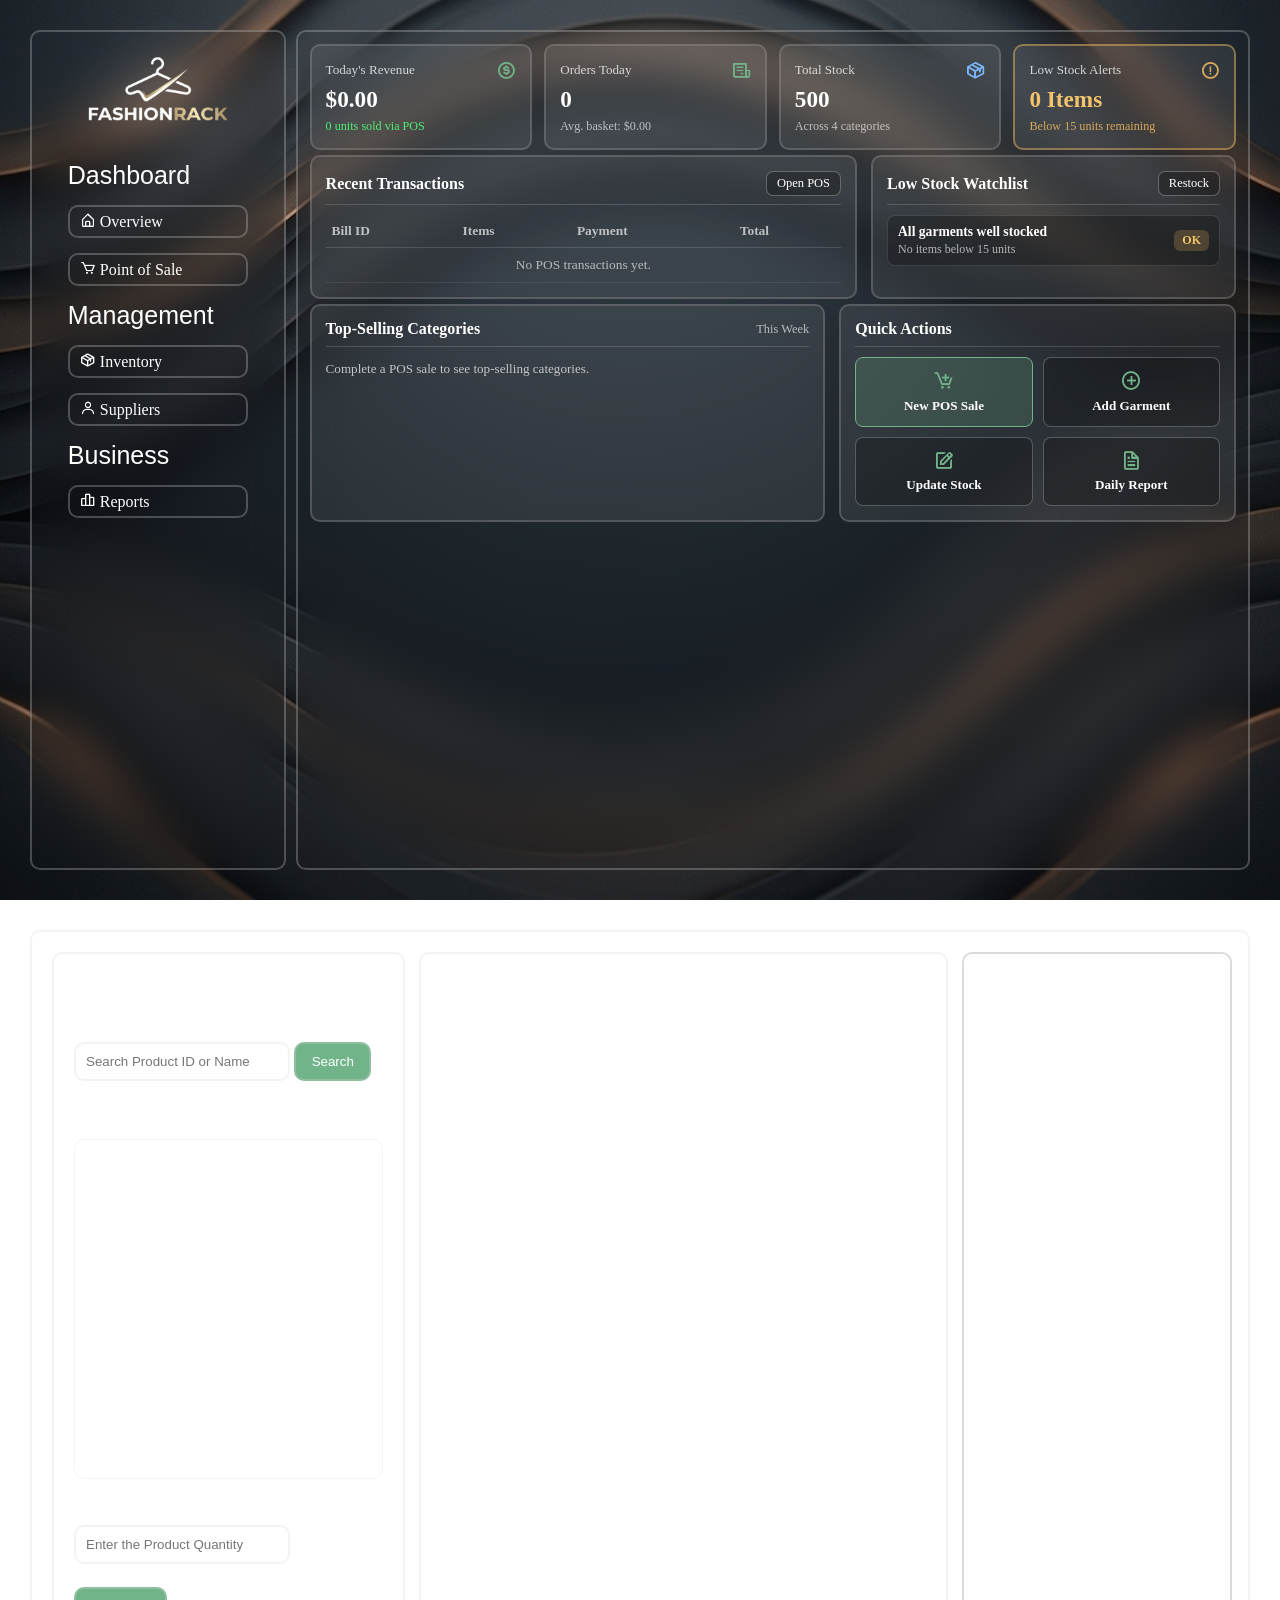
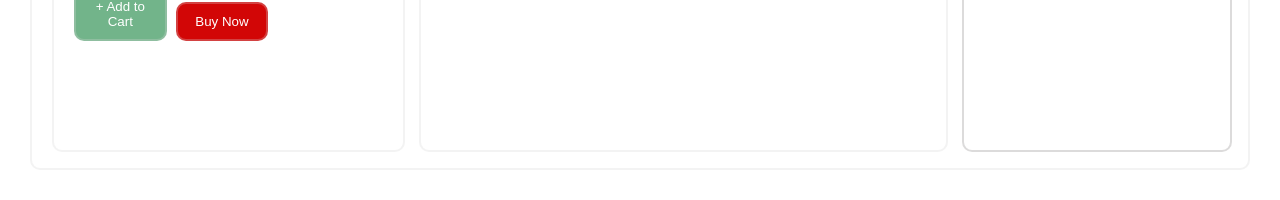
<file: index.html>
<!DOCTYPE html>
<html lang="en">

<head>
    <meta charset="UTF-8">
    <meta name="viewport" content="width=device-width, initial-scale=1.0">
    <link rel="icon" type="image/png" href="assets/logof.png">
    <title>FashionRack | Dashboard</title>
    <link rel="stylesheet" href="css/style.css">
    <link rel="stylesheet" href="css/inventory.css">
    <link href='https://unpkg.com/boxicons@2.1.4/css/boxicons.min.css' rel='stylesheet'>
</head>

<body>
    <section id="main-section">
        <div class="main">
            <div class="left-container">
                <div class="img-container">
                    <img src="assets/logof.png" alt="" class="logo">
                </div>

                <div class="list-container">
                    <ul>
                        <li><span class="heading">Dashboard</span></li>
                        <li><a href="index.html"><i class='bx bx-home-alt'></i> Overview</a></li>
                        <li></i><a href="#inventory-section"><i class='bx bx-cart'></i> Point of Sale</a></li>

                        <li><span class="heading">Management</span></li>
                        <li><a href="inventory.html"><i class='bx bx-package'></i> Inventory</a></li>
                        <li><a href="supplier.html"><i class='bx bx-user'></i> Suppliers</a></li>

                        <li><span class="heading">Business</span></li>
                        <li><a href="reports.html"><i class='bx bx-bar-chart-alt-2'></i> Reports</a></li>

                    </ul>
                </div>
            </div>

            <div class="right-container overview-layout">

                <div class="kpi-grid">
                    <div class="kpi-card">
                        <div class="kpi-header">
                            <span class="kpi-label">Today's Revenue</span>
                            <i class='bx bx-dollar-circle kpi-icon green'></i>
                        </div>
                        <h2 class="kpi-value" id="kpi-revenue">$0.00</h2>
                        <span class="kpi-trend positive" id="kpi-revenue-sub">0 units sold via POS</span>
                    </div>

                    <div class="kpi-card">
                        <div class="kpi-header">
                            <span class="kpi-label">Orders Today</span>
                            <i class='bx bx-receipt kpi-icon green'></i>
                        </div>
                        <h2 class="kpi-value" id="kpi-orders">0</h2>
                        <span class="kpi-trend neutral" id="kpi-orders-sub">Avg. basket: $0.00</span>
                    </div>

                    <div class="kpi-card">
                        <div class="kpi-header">
                            <span class="kpi-label">Total Stock</span>
                            <i class='bx bx-package kpi-icon blue'></i>
                        </div>
                        <h2 class="kpi-value" id="kpi-stock">0</h2>
                        <span class="kpi-trend neutral" id="kpi-stock-sub">Across 0 categories</span>
                    </div>

                    <div class="kpi-card alert-border">
                        <div class="kpi-header">
                            <span class="kpi-label">Low Stock Alerts</span>
                            <i class='bx bx-error-circle kpi-icon amber'></i>
                        </div>
                        <h2 class="kpi-value warning-text" id="kpi-low-stock">0 Items</h2>
                        <span class="kpi-trend warning" id="kpi-low-stock-sub">Below 15 units remaining</span>
                    </div>
                </div>

                <!-- Middle Row: Recent Sales Table (Left) + Low Stock Watchlist (Right) -->
                <div class="overview-mid-grid">
                    <div class="glass-panel">
                        <div class="panel-header">
                            <h3 class="panel-title">Recent Transactions</h3>
                            <a href="index.html#inventory-section" class="panel-link" id="open-pos-link">Open POS</a>
                        </div>

                        <div class="table-wrapper">
                            <table class="overview-table">
                                <thead>
                                    <tr>
                                        <th>Bill ID</th>
                                        <th>Items</th>
                                        <th>Payment</th>
                                        <th>Total</th>
                                    </tr>
                                </thead>
                                <tbody id="recent-sales-body"></tbody>
                            </table>
                        </div>
                    </div>

                    <div class="glass-panel">
                        <div class="panel-header">
                            <h3 class="panel-title">Low Stock Watchlist</h3>
                            <a href="inventory.html" class="panel-link" id="restock-link">Restock</a>
                        </div>

                        <div class="watchlist-container" id="low-stock-list"></div>
                    </div>
                </div>

                <!-- Bottom Row: Top Categories + Quick Actions -->
                <div class="overview-bottom-grid">
                    <div class="glass-panel">
                        <div class="panel-header">
                            <h3 class="panel-title">Top-Selling Categories</h3>
                            <span class="panel-sub" id="top-categories-sub">This Week</span>
                        </div>

                        <div class="category-bars" id="top-categories-bars"></div>
                    </div>

                    <div class="glass-panel quick-actions-panel">
                        <div class="panel-header">
                            <h3 class="panel-title">Quick Actions</h3>
                        </div>

                        <div class="quick-actions-grid" id="quick-actions-grid">
                            <a href="index.html#inventory-section" class="action-tile primary-tile" id="qa-new-sale">
                                <i class='bx bx-cart-add'></i>
                                <span>New POS Sale</span>
                            </a>

                            <a href="inventory.html" class="action-tile" id="qa-add-garment">
                                <i class='bx bx-plus-circle'></i>
                                <span>Add Garment</span>
                            </a>

                            <a href="inventory.html" class="action-tile" id="qa-update-stock">
                                <i class='bx bx-edit'></i>
                                <span>Update Stock</span>
                            </a>

                            <a href="reports.html" class="action-tile" id="qa-daily-report">
                                <i class='bx bx-file'></i>
                                <span>Daily Report</span>
                            </a>
                        </div>
                    </div>
                </div>

            </div>

        </div>
    </section>

    <section id="inventory-section">
        <div class="pos-system">
            <div class="searching-container">
                <div class="search-input-container">
                    <div>
                        <label for="">Product ID or Name : </label>
                        <br>
                        <input type="text" class="search-input" placeholder="Search Product ID or Name" id="searchtxt">
                        <input type="submit" value="Search" class="search-btn">
                    </div>
                </div>

                <div class="temp-product-container">

                </div>

                <div class="btn-container">
                    <input type="text" class="search-input" placeholder="Enter the Product Quantity"
                        id="product-cart-qty">
                    <br><br>
                    <button class="btn-add-cart" onclick="addToCart()">+ Add to Cart</button>
                    <button class="btn-buy-now" onclick="buyNow()">Buy Now</button>

                </div>

            </div>

            <div class="addcart-container">


            </div>

            <div class="bill-container">

            </div>

        </div>
    </section>

    <script src="js/app.js"></script>
</body>

</html>
</file>
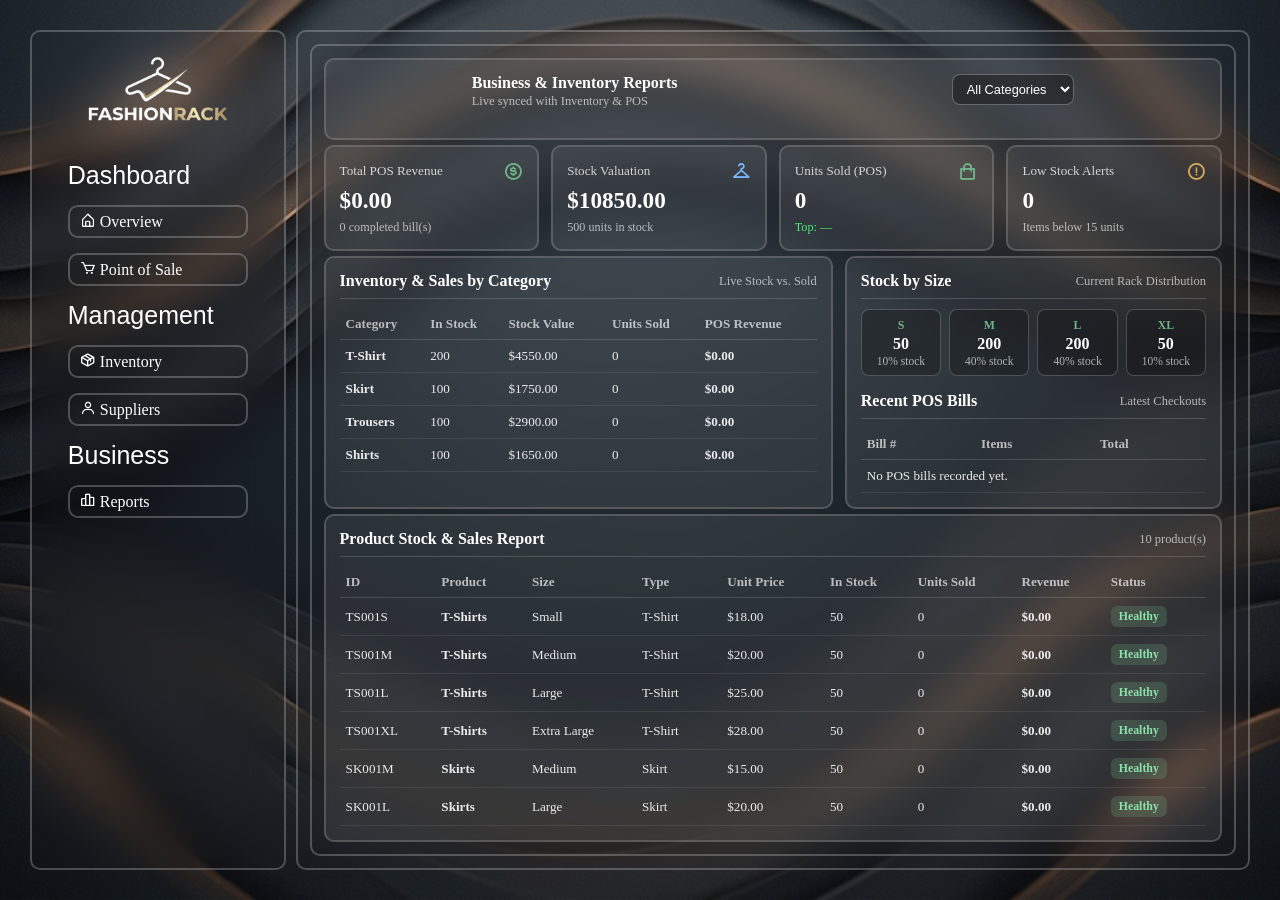
<file: reports.html>
<!DOCTYPE html>
<html lang="en">

<head>
    <meta charset="UTF-8">
    <meta name="viewport" content="width=device-width, initial-scale=1.0">
    <link rel="icon" type="image/png" href="assets/logof.png">
    <title>FashionRack | Reports</title>
    <link rel="stylesheet" href="css/report.css">
    <link rel="stylesheet" href="css/style.css">
    <link rel="stylesheet" href="css/inventory.css">
    <link href='https://unpkg.com/boxicons@2.1.4/css/boxicons.min.css' rel='stylesheet'>

</head>

<body>
    <section id="main-section">
        <div class="main">
            <div class="left-container">
                <div class="img-container">
                    <img src="assets/logof.png" alt="" class="logo">
                </div>

                <div class="list-container">
                    <ul>
                        <li><span class="heading">Dashboard</span></li>
                        <li><a href="index.html"><i class='bx bx-home-alt'></i> Overview</a></li>
                        <li></i><a href="#inventory-section"><i class='bx bx-cart'></i> Point of Sale</a></li>

                        <li><span class="heading">Management</span></li>
                        <li><a href="inventory.html"><i class='bx bx-package'></i> Inventory</a></li>
                        <li><a href="supplier.html"><i class='bx bx-user'></i> Suppliers</a></li>

                        <li><span class="heading">Business</span></li>
                        <li><a href="reports.html"><i class='bx bx-bar-chart-alt-2'></i> Reports</a></li>
                        

                    </ul>
                </div>
            </div>

            <div class="right-container reports-layout">
                <div class="right-container reports-layout">

                    <!-- Top Toolbar -->
                    <div class="glass-panel report-toolbar">
                        <div class="toolbar-left">
                            <h3 class="panel-title">Business &amp; Inventory Reports</h3>
                            <span class="panel-sub" id="report-sync-label">Live synced with Inventory &amp; POS</span>
                        </div>

                        <div class="toolbar-controls">
                            <select id="report-category-filter" class="toolbar-select">
                                <option value="all" selected>All Categories</option>
                                <option value="T-Shirt">T-Shirts</option>
                                <option value="Skirt">Skirts</option>
                                <option value="Trousers">Trousers</option>
                                <option value="Shirts">Shirts</option>
                            </select>

                            <!-- <button type="button" class="export-btn" id="print-report-btn">
                                <i class='bx bx-printer'></i> Print
                            </button> -->
                            <!-- <button type="button" class="export-btn primary-export" id="export-csv-btn">
                                <i class='bx bx-download'></i> Export CSV
                            </button> -->
                        </div>
                    </div>

                    <!-- 4 Live KPI Cards -->
                    <div class="report-kpi-grid">
                        <div class="kpi-card">
                            <div class="kpi-header">
                                <span class="kpi-label">Total POS Revenue</span>
                                <i class='bx bx-dollar-circle kpi-icon green'></i>
                            </div>
                            <h2 class="kpi-value green-text" id="rep-total-revenue">$0.00</h2>
                            <span class="kpi-trend neutral" id="rep-total-orders">0 completed bills</span>
                        </div>

                        <div class="kpi-card">
                            <div class="kpi-header">
                                <span class="kpi-label">Stock Valuation</span>
                                <i class='bx bx-closet kpi-icon blue'></i>
                            </div>
                            <h2 class="kpi-value" id="rep-stock-valuation">$0.00</h2>
                            <span class="kpi-trend neutral" id="rep-total-units">0 units in stock</span>
                        </div>

                        <div class="kpi-card">
                            <div class="kpi-header">
                                <span class="kpi-label">Units Sold (POS)</span>
                                <i class='bx bx-shopping-bag kpi-icon green'></i>
                            </div>
                            <h2 class="kpi-value" id="rep-units-sold">0</h2>
                            <span class="kpi-trend positive" id="rep-top-seller">Top: —</span>
                        </div>

                        <div class="kpi-card">
                            <div class="kpi-header">
                                <span class="kpi-label">Low Stock Alerts</span>
                                <i class='bx bx-error-circle kpi-icon amber'></i>
                            </div>
                            <h2 class="kpi-value" id="rep-low-stock">0</h2>
                            <span class="kpi-trend neutral">Items below 15 units</span>
                        </div>
                    </div>

                    <!-- Middle Split: Category Breakdown + Size Demand & Recent Bills -->
                    <div class="reports-mid-grid">
                        <div class="glass-panel">
                            <div class="panel-header">
                                <h3 class="panel-title">Inventory &amp; Sales by Category</h3>
                                <span class="panel-sub">Live Stock vs. Sold</span>
                            </div>

                            <div class="table-wrapper">
                                <table class="report-table">
                                    <thead>
                                        <tr>
                                            <th>Category</th>
                                            <th>In Stock</th>
                                            <th>Stock Value</th>
                                            <th>Units Sold</th>
                                            <th>POS Revenue</th>
                                        </tr>
                                    </thead>
                                    <tbody id="rep-category-body"></tbody>
                                </table>
                            </div>
                        </div>

                        <div class="glass-panel">
                            <div class="panel-header">
                                <h3 class="panel-title">Stock by Size</h3>
                                <span class="panel-sub">Current Rack Distribution</span>
                            </div>

                            <div class="size-pills-grid" id="rep-size-grid"></div>

                            <div class="panel-header" style="margin-top: 6px;">
                                <h3 class="panel-title">Recent POS Bills</h3>
                                <span class="panel-sub">Latest Checkouts</span>
                            </div>

                            <div class="table-wrapper">
                                <table class="report-table">
                                    <thead>
                                        <tr>
                                            <th>Bill #</th>
                                            <th>Items</th>
                                            <th>Total</th>
                                        </tr>
                                    </thead>
                                    <tbody id="rep-bills-body"></tbody>
                                </table>
                            </div>
                        </div>
                    </div>

                    <!-- Bottom Panel: Live Product Stock & Movement Table -->
                    <div class="glass-panel">
                        <div class="panel-header">
                            <h3 class="panel-title">Product Stock &amp; Sales Report</h3>
                            <span class="panel-sub" id="rep-product-count">0 products</span>
                        </div>

                        <div class="table-wrapper">
                            <table class="report-table">
                                <thead>
                                    <tr>
                                        <th>ID</th>
                                        <th>Product</th>
                                        <th>Size</th>
                                        <th>Type</th>
                                        <th>Unit Price</th>
                                        <th>In Stock</th>
                                        <th>Units Sold</th>
                                        <th>Revenue</th>
                                        <th>Status</th>
                                    </tr>
                                </thead>
                                <tbody id="rep-products-body"></tbody>
                            </table>
                        </div>
                    </div>

                </div>


            </div>
    </section>
<script src="js/app.js"></script>
</body>

</html>
</file>
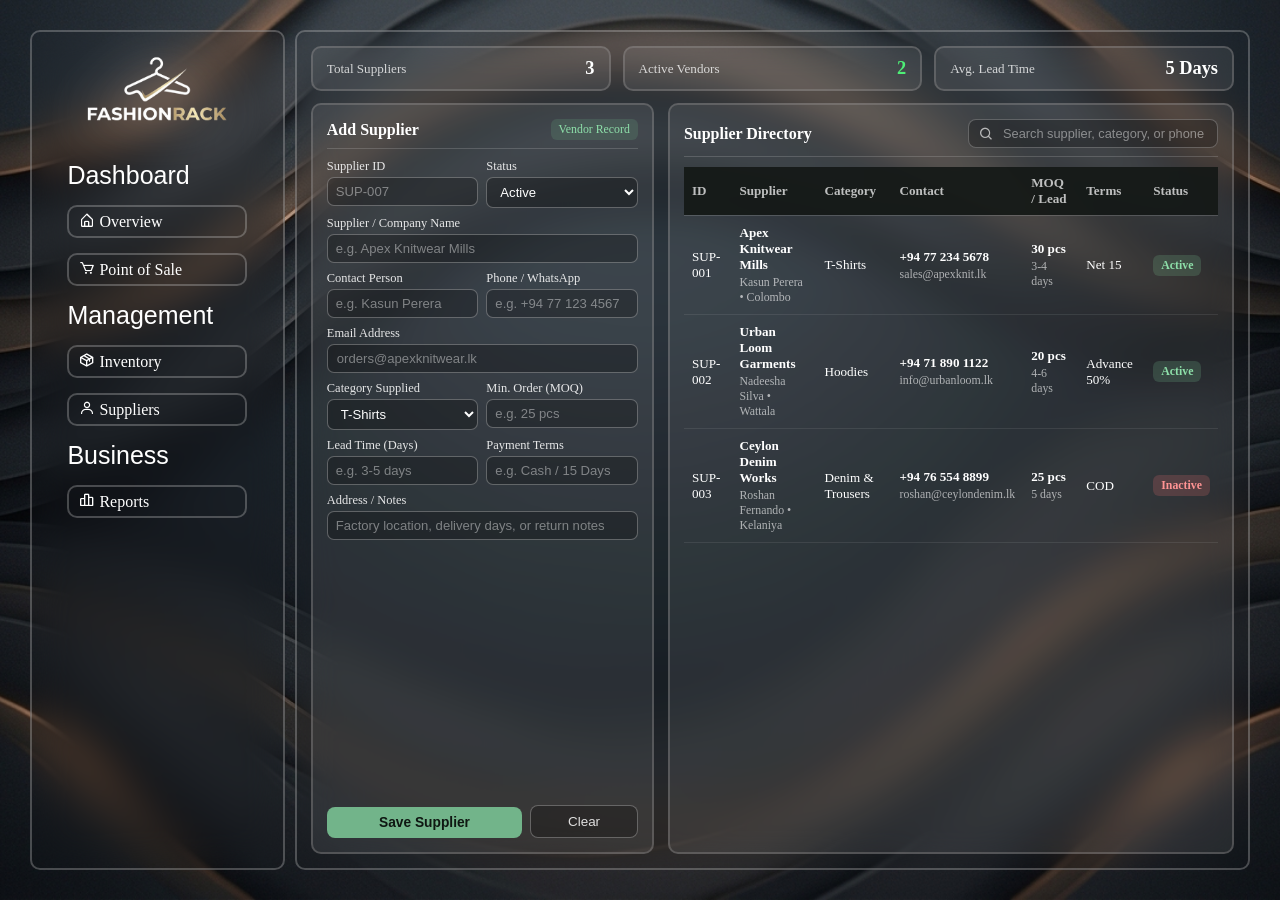
<file: supplier.html>
<!DOCTYPE html>
<html lang="en">

<head>
    <meta charset="UTF-8">
    <meta name="viewport" content="width=device-width, initial-scale=1.0">
    <title>FashionRack | Suppliers</title>
    <link rel="icon" type="image/png" href="assets/logof.png">
    <link rel="stylesheet" href="css/inventory.css">
    <link rel="stylesheet" href="css/style.css">
    <link rel="stylesheet" href="css/supplier.css">
    <link href='https://unpkg.com/boxicons@2.1.4/css/boxicons.min.css' rel='stylesheet'>
</head>

<body>
    <section id="main-section">
        <div class="main">
            <div class="left-container">
                <div class="img-container">
                    <img src="assets/logof.png" alt="" class="logo">
                </div>

                <div class="list-container">
                    <ul>
                        <li><span class="heading">Dashboard</span></li>
                        <li><a href="index.html"><i class='bx bx-home-alt'></i> Overview</a></li>
                        <li><a href="index.html#inventory-section"><i class='bx bx-cart'></i> Point of Sale</a></li>

                        <li><span class="heading">Management</span></li>
                        <li><a href="inventory.html"><i class='bx bx-package'></i> Inventory</a></li>
                        <li><a href="supplier.html"><i class='bx bx-user'></i> Suppliers</a></li>

                        <li><span class="heading">Business</span></li>
                        <li><a href="reports.html"><i class='bx bx-bar-chart-alt-2'></i> Reports</a></li>
                        

                    </ul>
                </div>
            </div>

            <div class="right-container suppliers-layout">

                <!-- Top Summary Strip -->
                <div class="supplier-stats-grid">
                    <div class="stat-box">
                        <span class="stat-label">Total Suppliers</span>
                        <strong class="stat-value" id="total-suppliers">6</strong>
                    </div>
                    <div class="stat-box">
                        <span class="stat-label">Active Vendors</span>
                        <strong class="stat-value green-text" id="active-suppliers">5</strong>
                    </div>
                    <div class="stat-box">
                        <span class="stat-label">Avg. Lead Time</span>
                        <strong class="stat-value" id="avg-lead-time">4 Days</strong>
                    </div>
                </div>

                <!-- Main Split: Add/Edit Supplier Form + Supplier Directory -->
                <div class="suppliers-main-grid">

                    <!-- Left Panel: Supplier Form -->
                    <div class="glass-panel supplier-form-panel">
                        <div class="panel-header">
                            <h3 class="panel-title">Add Supplier</h3>
                            <span class="panel-badge">Vendor Record</span>
                        </div>

                        <form action="" class="supplier-form" id="supplier-form">
                            <div class="form-grid">
                                <div class="form-group">
                                    <label for="sup-id">Supplier ID</label>
                                    <input type="text" id="sup-id" placeholder="SUP-007">
                                </div>

                                <div class="form-group">
                                    <label for="sup-status">Status</label>
                                    <select id="sup-status" class="form-select">
                                        <option value="Active">Active</option>
                                        <option value="Inactive">Inactive</option>
                                    </select>
                                </div>

                                <div class="form-group full-span">
                                    <label for="sup-name">Supplier / Company Name</label>
                                    <input type="text" id="sup-name" placeholder="e.g. Apex Knitwear Mills" required>
                                </div>

                                <div class="form-group">
                                    <label for="sup-contact">Contact Person</label>
                                    <input type="text" id="sup-contact" placeholder="e.g. Kasun Perera">
                                </div>

                                <div class="form-group">
                                    <label for="sup-phone">Phone / WhatsApp</label>
                                    <input type="text" id="sup-phone" placeholder="e.g. +94 77 123 4567" required>
                                </div>

                                <div class="form-group full-span">
                                    <label for="sup-email">Email Address</label>
                                    <input type="email" id="sup-email" placeholder="orders@apexknitwear.lk">
                                </div>

                                <div class="form-group">
                                    <label for="sup-category">Category Supplied</label>
                                    <select id="sup-category" class="form-select">
                                        <option value="T-Shirts">T-Shirts</option>
                                        <option value="Hoodies">Hoodies &amp; Sweatshirts</option>
                                        <option value="Denim & Trousers">Denim &amp; Trousers</option>
                                        <option value="Accessories">Accessories &amp; Bags</option>
                                        <option value="Raw Fabric & Trim">Raw Fabric &amp; Trim</option>
                                    </select>
                                </div>

                                <div class="form-group">
                                    <label for="sup-moq">Min. Order (MOQ)</label>
                                    <input type="text" id="sup-moq" placeholder="e.g. 25 pcs">
                                </div>

                                <div class="form-group">
                                    <label for="sup-lead">Lead Time (Days)</label>
                                    <input type="text" id="sup-lead" placeholder="e.g. 3-5 days">
                                </div>

                                <div class="form-group">
                                    <label for="sup-terms">Payment Terms</label>
                                    <input type="text" id="sup-terms" placeholder="e.g. Cash / 15 Days">
                                </div>

                                <div class="form-group full-span">
                                    <label for="sup-address">Address / Notes</label>
                                    <input type="text" id="sup-address"
                                        placeholder="Factory location, delivery days, or return notes">
                                </div>
                            </div>

                            <div class="form-actions">
                                <button type="submit" class="submit-btn btn-add">Save Supplier</button>
                                <button type="reset" class="reset-btn">Clear</button>
                            </div>
                        </form>
                    </div>

                    <!-- Right Panel: Search & Suppliers Table -->
                    <div class="glass-panel supplier-list-panel">
                        <div class="panel-header">
                            <h3 class="panel-title">Supplier Directory</h3>
                            <div class="search-box">
                                <i class='bx bx-search'></i>
                                <input type="text" id="supplier-search"
                                    placeholder="Search supplier, category, or phone...">
                            </div>
                        </div>

                        <div class="table-wrapper">
                            <table class="suppliers-table">
                                <thead>
                                    <tr>
                                        <th>ID</th>
                                        <th>Supplier</th>
                                        <th>Category</th>
                                        <th>Contact</th>
                                        <th>MOQ / Lead</th>
                                        <th>Terms</th>
                                        <th>Status</th>
                                    </tr>
                                </thead>
                                <tbody id="suppliers-table-body">
                                    <tr>
                                        <td>SUP-001</td>
                                        <td>
                                            <div class="cell-stack">
                                                <span class="cell-primary">Apex Knitwear Mills</span>
                                                <span class="cell-sub">Kasun Perera • Colombo</span>
                                            </div>
                                        </td>
                                        <td>T-Shirts</td>
                                        <td>
                                            <div class="cell-stack">
                                                <span class="cell-primary">+94 77 234 5678</span>
                                                <span class="cell-sub">sales@apexknit.lk</span>
                                            </div>
                                        </td>
                                        <td>
                                            <div class="cell-stack">
                                                <span class="cell-primary">30 pcs</span>
                                                <span class="cell-sub">3-4 days</span>
                                            </div>
                                        </td>
                                        <td>Net 15</td>
                                        <td><span class="status-badge active">Active</span></td>
                                    </tr>
                                    <tr>
                                        <td>SUP-002</td>
                                        <td>
                                            <div class="cell-stack">
                                                <span class="cell-primary">Urban Loom Garments</span>
                                                <span class="cell-sub">Nadeesha Silva • Wattala</span>
                                            </div>
                                        </td>
                                        <td>Hoodies</td>
                                        <td>
                                            <div class="cell-stack">
                                                <span class="cell-primary">+94 71 890 1122</span>
                                                <span class="cell-sub">info@urbanloom.lk</span>
                                            </div>
                                        </td>
                                        <td>
                                            <div class="cell-stack">
                                                <span class="cell-primary">20 pcs</span>
                                                <span class="cell-sub">4-6 days</span>
                                            </div>
                                        </td>
                                        <td>Advance 50%</td>
                                        <td><span class="status-badge active">Active</span></td>
                                    </tr>
                                    <tr>
                                        <td>SUP-003</td>
                                        <td>
                                            <div class="cell-stack">
                                                <span class="cell-primary">Ceylon Denim Works</span>
                                                <span class="cell-sub">Roshan Fernando • Kelaniya</span>
                                            </div>
                                        </td>
                                        <td>Denim &amp; Trousers</td>
                                        <td>
                                            <div class="cell-stack">
                                                <span class="cell-primary">+94 76 554 8899</span>
                                                <span class="cell-sub">roshan@ceylondenim.lk</span>
                                            </div>
                                        </td>
                                        <td>
                                            <div class="cell-stack">
                                                <span class="cell-primary">25 pcs</span>
                                                <span class="cell-sub">5 days</span>
                                            </div>
                                        </td>
                                        <td>COD</td>
                                        <td><span class="status-badge inactive">Inactive</span></td>
                                    </tr>
                                </tbody>
                            </table>
                        </div>
                    </div>

                </div>
            </div>

        </div>
    </section>

    <script src="js/app.js"></script>
</body>

</html>
</file>
<file: css/style.css>
* {
    box-sizing: border-box;
}

body{
    margin: 0;
    background-image: url('background.jpg');
    background-size: cover;
    background-position: center;
    background-repeat: no-repeat;
    background-attachment: fixed;
    min-height: 100vh;
}

.main {
    display: flex;
    flex-direction: row;
    gap: 10px;
    width: 100%;
    height: calc(100vh - 60px);
}

.left-container {
    border: 2px solid rgba(215, 214, 214, 0.292);
    flex: 1;
    height: 100%;
    border-radius: 10px;
    padding: 10px;
    backdrop-filter: blur(20px);
    display: flex;
    flex-direction: column;
    align-items: center; /* optional: vertically centers items */
    gap: 12px;           /* optional: space between items */
    flex-wrap: wrap;
}

.right-container {
    border: 2px solid rgba(215, 214, 214, 0.292);
    flex: 4;
    height: 100%;
    border-radius: 10px;
    padding: 10px;
    display: flex;
    flex-direction: column;
    gap: 5px;
    backdrop-filter: blur(20px);
    min-width: 0;
}

.logo {
    margin: 0;
    height: 100px;
    margin-bottom: 3px;
    filter: drop-shadow(0 0 30px #ffffffa9);
}



.list-container ul {
    list-style: none;
    padding: 0;
    margin: 0;
    text-align: left;
    color: white;
}

.list-container li {
    margin-bottom: 15px;
}

.heading{
    font-size: 25px;
    font-family: 'Franklin Gothic Medium', 'Arial Narrow', Arial, sans-serif;
}

a{
    display: block;
    width: 180px; /* adjust to fit your longest menu label */
    color: white;
    text-decoration: none;
    padding: 5px 10px 5px 10px;
    border: 2px solid rgba(215, 214, 214, 0.292);
    border-radius: 10px;
    transition: 0.7s;

}

a:hover{
    background-color: #72B48A;
    transition: 0.5s;
    transform: translateX(4px);
}

section {
    width: 100%;
    padding: 30px; /* moves outer spacing to the section wrapper */
}

.pos-system {
    display: grid;
    grid-template-rows: 1fr;
    grid-template-columns: 30% 45% 23%; /* searching: 30%, addcart: 48%, bill: 20% */
    column-gap: 14px;
    width: 100%;
    height: calc(100vh - 60px); /* fixed height so percentage rows work reliably */
    padding: 20px;
    border: 2px solid rgba(215, 214, 214, 0.292);
    border-radius: 10px;
    backdrop-filter: blur(20px);
    color: white;
}

.searching-container,
.addcart-container,
.bill-container {
    width: 100%;
    height: 100%; /* fills its assigned grid row height */
    border: 2px solid rgba(155, 153, 153, 0.35);
    border-radius: 10px;
    background: rgba(255, 255, 255, 0.08);
    padding: 12px;
    min-width: 0;
    min-height: 0;
}

.searching-container {
    display: flex;
    align-items: center;
    gap: 10px;
}

/* Horizontal scroll track for displaying products */
.addcart-container {
    display: flex;
    flex-direction: row;
    align-items: stretch; /* keeps every product card inside at the exact same height */
    gap: 14px;
    overflow-x: auto;
    overflow-y: hidden;
    scroll-behavior: smooth;
}

/* Optional: uniform card styling inside .addcart-container */
.pos-product-card {
    flex: 0 0 220px;
    height: 100%;
    display: flex;
    flex-direction: column;
    justify-content: space-between;
    padding: 10px;
    border: 1px solid rgba(215, 214, 214, 0.28);
    border-radius: 8px;
    background: rgba(0, 0, 0, 0.25);
}

.bill-container {
    display: flex;
    align-items: center;
    justify-content: space-between;
    gap: 12px;
    overflow-y: auto;
}

.addcart-container {
    display: grid;
    grid-template-columns: repeat(auto-fill, minmax(240px, 280px)); /* arranges products horizontally across rows */
    justify-content: start;
    align-content: start;   /* prevents rows from stretching vertically */
    align-items: stretch;   /* keeps cards in the same row at equal height */
    gap: 16px;
    width: 100%;
    height: 100%;           /* or set a fixed/max height like max-height: 460px; */
    padding: 16px;
    border: 2px solid rgba(215, 214, 214, 0.292);
    border-radius: 10px;
    background: rgba(255, 255, 255, 0.08);
    backdrop-filter: blur(20px);
    overflow-y: auto;       /* vertical scroll when rows exceed container height */
    overflow-x: hidden;     /* avoids horizontal scrollbar */
    color: white;
}

.addcart-container .product-container {
    display: flex;
    flex-direction: column;
    justify-content: space-between;
    padding: 12px;
    border: 2px solid rgba(155, 153, 153, 0.405);
    border-radius: 10px;
    height: 430px;          /* uniform card height across every product */
    width: 100%;
    gap: 12px;
    background: rgba(255, 255, 255, 0.116);
    backdrop-filter: blur(20px);
    overflow: hidden;
    overflow-wrap: break-word;
}

.addcart-container .product-img-container {
    flex: 0 0 165px;        /* fixed upper image box height */
    width: 100%;
    display: flex;
    justify-content: center;
    align-items: center;
    border-radius: 8px;
    padding: 10px;
    overflow: hidden;
    background: rgba(255, 255, 255, 0.116);
}

.addcart-container .product-img {
    max-width: 100%;
    max-height: 100%;
    width: auto;
    height: auto;
    object-fit: contain;
    border-radius: 6px;
}

.addcart-container .product-detail-container {
    flex: 1;
    min-height: 0;
    width: 100%;
    display: flex;
    flex-direction: column;
    gap: 6px;
    text-align: left;
}

.addcart-container .product-title {
    margin: 0;
    font-size: 1.05rem;
    font-weight: 600;
    color: #ffffff;
}

.addcart-container .product-price {
    margin: 0;
    font-size: 1.15rem;
    font-weight: 700;
    color: #4eee76;
}

.addcart-container .product-desc {
    margin: 0;
    font-size: 0.88rem;
    line-height: 1.4;
    color: rgba(255, 255, 255, 0.82);
    overflow-y: auto;       /* scrolls inside description if text is long */
    overflow-wrap: anywhere;
    padding-right: 4px;
}

.addcart-container .product-qty {
    font-size: 0.82rem;
    font-weight: 500;
    color: rgba(255, 255, 255, 0.7);
}

.searching-container{
    display: grid;
    grid-template-columns: 1fr;
    grid-template-rows: 20% 45% 23%; /* searching: 30%, addcart: 48%, bill: 20% */
    row-gap: 14px;
    width: 100%;
    height: calc(100vh - 100px); /* fixed height so percentage rows work reliably */
    padding: 20px;
    border: 2px solid rgba(215, 214, 214, 0.292);
    border-radius: 10px;
    backdrop-filter: blur(20px);
    color: white;
}

.search-input{
    margin-top: 5px;
    border: 2px solid rgba(215, 214, 214, 0.292);
    border-radius: 10px;
    background: rgba(255, 255, 255, 0.08);
    backdrop-filter: blur(20px);
    color: white;
    padding: 10px;
    width: 70%;
    outline: none;
    transition: border-color 0.25s ease, background-color 0.25s ease;
}

.search-btn{
    margin-top: 5px;
    border: 2px solid rgba(215, 214, 214, 0.292);
    border-radius: 10px;
    background: #72B48A;
    color: white;
    padding: 10px;
    cursor: pointer;
    width: 25%;
}

.search-input-containerinput[type="text"]::placeholder {
    color: rgba(255, 255, 255, 0.42);
}

.search-btn:hover {
    background-color: #083619;
    transition: 0.5s;
    transform: translateX(2px);
}

.temp-product-container{
    border: 1px solid rgba(215, 214, 214, 0.28);
    height: 100%;
    border-radius: 10px;
}

.btn-add-cart{
    margin-top: 5px;
    border: 2px solid rgba(215, 214, 214, 0.292);
    border-radius: 10px;
    background: #72B48A;
    color: white;
    padding: 10px;
    cursor: pointer;
    width: 30%;
    margin-right: 5px;
    transition: 0.5s;
}

.btn-buy-now{
    margin-top: 5px;
    border: 2px solid rgba(215, 214, 214, 0.292);
    border-radius: 10px;
    background: #d20606;
    color: white;
    padding: 10px;
    cursor: pointer;
    width: 30%;
    transition: 0.5s;
}

.btn-buy-now:hover {
    transform: translateX(2px);
    background-color: rgb(107, 4, 4);
}

.btn-add-cart:hover {
    transform: translateX(2px);
    background: #083619;
}


.overview-layout {
    display: grid;
    grid-template-rows: auto 1fr auto;
    gap: 14px;
    padding: 14px;
    overflow-y: auto;
    color: white;
}

/* Top Row: 4 KPI Cards */
.kpi-grid {
    display: grid;
    grid-template-columns: repeat(4, minmax(160px, 1fr));
    gap: 12px;
}

.kpi-card {
    display: flex;
    flex-direction: column;
    justify-content: space-between;
    gap: 6px;
    padding: 14px;
    border-radius: 10px;
    border: 2px solid rgba(155, 153, 153, 0.35);
    background: rgba(255, 255, 255, 0.08);
    backdrop-filter: blur(20px);
}

.kpi-card.alert-border {
    border-color: rgba(214, 168, 90, 0.55);
}

.kpi-header {
    display: flex;
    justify-content: space-between;
    align-items: center;
}

.kpi-label {
    font-size: 0.82rem;
    color: rgba(255, 255, 255, 0.78);
    font-weight: 500;
}

.kpi-icon {
    font-size: 1.25rem;
}

.kpi-icon.green { color: #72B48A; }
.kpi-icon.blue  { color: #7cb8ff; }
.kpi-icon.amber { color: #d6a85a; }

.kpi-value {
    margin: 0;
    font-size: 1.45rem;
    font-weight: 700;
    color: #ffffff;
}

.kpi-value.warning-text {
    color: #f3c46b;
}

.kpi-trend {
    font-size: 0.76rem;
}

.kpi-trend.positive { color: #4eee76; }
.kpi-trend.neutral  { color: rgba(255, 255, 255, 0.65); }
.kpi-trend.warning  { color: #d6a85a; }

/* Middle Row: Transactions (1.5fr) + Low Stock (1fr) */
.overview-mid-grid {
    display: grid;
    grid-template-columns: 1.5fr 1fr;
    gap: 14px;
    min-height: 0;
}

/* Bottom Row: Categories (1.3fr) + Quick Actions (1fr) */
.overview-bottom-grid {
    display: grid;
    grid-template-columns: 1.3fr 1fr;
    gap: 14px;
}

.glass-panel {
    display: flex;
    flex-direction: column;
    gap: 10px;
    padding: 14px;
    border-radius: 10px;
    border: 2px solid rgba(155, 153, 153, 0.35);
    background: rgba(255, 255, 255, 0.08);
    backdrop-filter: blur(20px);
    min-height: 0;
    min-width: 0;
}

.panel-header {
    display: flex;
    justify-content: space-between;
    align-items: center;
    border-bottom: 1px solid rgba(215, 214, 214, 0.2);
    padding-bottom: 8px;
}

.panel-title {
    margin: 0;
    font-size: 1rem;
    font-weight: 600;
    color: #ffffff;
}

.panel-sub {
    font-size: 0.78rem;
    color: rgba(255, 255, 255, 0.65);
}

/* Override global 'a' width inside panels */
a.panel-link {
    display: inline-block;
    width: auto;
    padding: 4px 10px;
    font-size: 0.78rem;
    border-radius: 7px;
    border: 1px solid rgba(215, 214, 214, 0.35);
    background: rgba(0, 0, 0, 0.25);
}

a.panel-link:hover {
    background-color: #72B48A;
    color: #0f1712;
    transform: none;
}

/* Recent Transactions Table */
.table-wrapper {
    overflow-y: auto;
    min-height: 0;
}

.overview-table {
    width: 100%;
    border-collapse: collapse;
    font-size: 0.84rem;
    text-align: left;
}

.overview-table th {
    padding: 8px 6px;
    color: rgba(255, 255, 255, 0.68);
    font-weight: 600;
    border-bottom: 1px solid rgba(215, 214, 214, 0.18);
}

.overview-table td {
    padding: 9px 6px;
    border-bottom: 1px solid rgba(215, 214, 214, 0.1);
    color: rgba(255, 255, 255, 0.9);
}

.amount-cell {
    font-weight: 600;
    color: #4eee76;
}

.badge {
    padding: 2px 8px;
    border-radius: 6px;
    font-size: 0.74rem;
    font-weight: 600;
}

.badge-card {
    background: rgba(124, 184, 255, 0.2);
    color: #9ecbff;
}

.badge-cash {
    background: rgba(114, 180, 138, 0.22);
    color: #8ee0aa;
}

/* Low Stock Watchlist */
.watchlist-container {
    display: flex;
    flex-direction: column;
    gap: 8px;
    overflow-y: auto;
    min-height: 0;
}

.watch-item {
    display: flex;
    justify-content: space-between;
    align-items: center;
    padding: 8px 10px;
    border-radius: 8px;
    background: rgba(0, 0, 0, 0.25);
    border: 1px solid rgba(215, 214, 214, 0.16);
}

.watch-info {
    display: flex;
    flex-direction: column;
    gap: 2px;
}

.watch-name {
    font-size: 0.85rem;
    font-weight: 600;
    color: #ffffff;
}

.watch-meta {
    font-size: 0.75rem;
    color: rgba(255, 255, 255, 0.65);
}

.stock-pill {
    padding: 3px 8px;
    border-radius: 6px;
    font-size: 0.75rem;
    font-weight: 600;
    white-space: nowrap;
}

.stock-pill.critical {
    background: rgba(217, 107, 107, 0.25);
    color: #ff9494;
}

.stock-pill.low {
    background: rgba(214, 168, 90, 0.25);
    color: #f3c46b;
}

/* Top Categories Progress Bars */
.category-bars {
    display: flex;
    flex-direction: column;
    gap: 10px;
}

.cat-row {
    display: flex;
    flex-direction: column;
    gap: 4px;
}

.cat-labels {
    display: flex;
    justify-content: space-between;
    font-size: 0.8rem;
    color: rgba(255, 255, 255, 0.88);
}

.progress-track {
    width: 100%;
    height: 8px;
    border-radius: 99px;
    background: rgba(0, 0, 0, 0.35);
    overflow: hidden;
}

.progress-fill {
    height: 100%;
    border-radius: 99px;
    background: linear-gradient(90deg, #72B48A, #4eee76);
}

/* Quick Actions Grid */
.quick-actions-grid {
    display: grid;
    grid-template-columns: repeat(2, 1fr);
    gap: 10px;
    flex: 1;
}

a.action-tile {
    width: 100%;
    display: flex;
    flex-direction: column;
    justify-content: center;
    align-items: center;
    gap: 6px;
    padding: 12px 8px;
    border-radius: 8px;
    border: 1px solid rgba(215, 214, 214, 0.3);
    background: rgba(0, 0, 0, 0.25);
    font-size: 0.82rem;
    font-weight: 600;
    text-align: center;
}

a.action-tile i {
    font-size: 1.35rem;
    color: #72B48A;
}

a.action-tile.primary-tile {
    background: rgba(114, 180, 138, 0.2);
    border-color: #72B48A;
}

a.action-tile:hover {
    background-color: #72B48A;
    color: #0f1712;
    transform: translateY(-2px);
}

a.action-tile:hover i {
    color: #0f1712;
}

/* Responsive Breakpoints */
@media (max-width: 1100px) {
    .kpi-grid {
        grid-template-columns: repeat(2, 1fr);
    }

    .overview-mid-grid,
    .overview-bottom-grid {
        grid-template-columns: 1fr;
    }
}

.supplier-right-container{
    display: grid;
    grid-template-rows: 1fr;
    grid-template-columns: 50% 48%; /* searching: 30%, addcart: 48%, bill: 20% */
    column-gap: 14px;
    width: 100%;
    height: calc(100vh - 60px); /* fixed height so percentage rows work reliably */
    padding: 20px;
    border: 2px solid rgba(215, 214, 214, 0.292);
    border-radius: 10px;
    backdrop-filter: blur(20px);
    color: white;
}

.crud-supplier{
    width: 100%;
    border: 2px solid rgba(155, 153, 153, 0.35);
    border-radius: 10px;
}

.supplier-container{
    width: 100%; 
    border: 2px solid rgba(155, 153, 153, 0.35);
    border-radius: 10px;
}


.temp-card {
    display: flex;
    align-items: center;
    gap: 10px;
    padding: 8px;
    border-radius: 8px;
    border: 1px solid rgba(215, 214, 214, 0.3);
    background: rgba(255, 255, 255, 0.08);
    color: #fff;
}

.temp-img {
    width: 56px;
    height: 56px;
    object-fit: cover;
    border-radius: 6px;
}

.temp-info {
    display: flex;
    flex-direction: column;
    gap: 2px;
    font-size: 0.8rem;
}

.temp-info h4 {
    margin: 0;
    font-size: 0.9rem;
}

.temp-empty,
.cart-empty {
    color: rgba(255, 255, 255, 0.7);
    font-size: 0.88rem;
    margin: 8px;
}

.bill-receipt {
    padding: 14px;
    border-radius: 10px;
    border: 1px solid rgba(215, 214, 214, 0.35);
    background: rgba(0, 0, 0, 0.35);
    color: #fff;
}

.bill-header {
    display: flex;
    flex-direction: column;
    gap: 2px;
    border-bottom: 1px solid rgba(215, 214, 214, 0.2);
    padding-bottom: 8px;
}

.bill-header h3 {
    margin: 0;
    color: #72B48A;
}

.bill-table {
    width: 100%;
    border-collapse: collapse;
    margin: 10px 0;
    font-size: 0.82rem;
}

.bill-table th,
.bill-table td {
    padding: 6px 4px;
    border-bottom: 1px solid rgba(215, 214, 214, 0.14);
    text-align: left;
}

.bill-total-row {
    display: flex;
    justify-content: space-between;
    font-size: 1rem;
    margin: 10px 0;
}

.bill-grand-total {
    color: #4eee76;
}

.btn-download-pdf {
    width: 100%;
    padding: 8px 12px;
    border: none;
    border-radius: 8px;
    background-color: #72B48A;
    color: #0f1712;
    font-weight: 600;
    cursor: pointer;
}
</file>
<file: css/inventory.css>
* {
    box-sizing: border-box;
}

body {
    margin: 0;
    background-image: url('background.jpg');
    background-size: cover;
    background-position: center;
    background-repeat: no-repeat;
    background-attachment: fixed; /* keeps background steady when scrolling to section 2 */
    min-height: 100vh;
}

.main {
    display: flex;
    flex-direction: row;
    gap: 10px;
    width: 100%;
    height: calc(100vh - 60px); /* accounts for 30px top & bottom section padding */
}

.left-container {
    border: 2px solid rgba(215, 214, 214, 0.292);
    flex: 1;
    height: 100%;
    border-radius: 10px;
    padding: 10px;
    backdrop-filter: blur(20px);
    display: flex;
    flex-direction: column;
    align-items: center; /* optional: vertically centers items */
    gap: 12px;           /* optional: space between items */
    flex-wrap: wrap;
}

.right-container {
    border: 2px solid rgba(215, 214, 214, 0.292);
    flex: 4;
    height: 100%;
    border-radius: 10px;
    padding: 10px;
    display: flex;
    flex-direction: column;
    gap: 5px;
    backdrop-filter: blur(20px);
    min-width: 0;
}

.logo {
    margin: 0;
    height: 100px;
    margin-bottom: 3px;
    filter: drop-shadow(0 0 30px #ffffffa9);
}



.list-container ul {
    list-style: none;
    padding: 0;
    margin: 0;
    text-align: left;
    color: white;
}

.list-container li {
    margin-bottom: 15px;
}

.heading{
    font-size: 25px;
    font-family: 'Franklin Gothic Medium', 'Arial Narrow', Arial, sans-serif;
}

a{
    display: block;
    width: 180px; /* adjust to fit your longest menu label */
    color: white;
    text-decoration: none;
    padding: 5px 10px 5px 10px;
    border: 2px solid rgba(215, 214, 214, 0.292);
    border-radius: 10px;
    transition: 0.7s;

}

a:hover{
    background-color: #72B48A;
    transition: 0.5s;
    transform: translateX(4px);
}

section {
    width: 100%;
    padding: 30px; /* moves outer spacing to the section wrapper */
}

.add-inventory-container {
    display: grid;
    grid-template-columns: repeat(auto-fill, minmax(240px, 280px)); /* keeps default card width even with 1 item */
    justify-content: start;
    align-content: start;   /* prevents rows from stretching vertically to fill the 100vh section */
    align-items: stretch;   /* makes all cards in a row match the tallest card's height */
    gap: 24px;
    width: 100%;
    min-height: calc(100vh - 60px);
    padding: 20px;
    border: 2px solid rgba(215, 214, 214, 0.292);
    border-radius: 10px;
    backdrop-filter: blur(20px);
    color: white;
}

.product-container {
    display: flex;
    flex-direction: column;
    justify-content: space-between;
    padding: 12px;
    border: 2px solid rgba(155, 153, 153, 0.405);
    border-radius: 10px;
    height: 430px;          /* uniform height across every product card */
    width: 100%;
    gap: 12px;
    background: rgba(255, 255, 255, 0.116);
    backdrop-filter: blur(20px);
    overflow: hidden;
    overflow-wrap: break-word;
}

.product-img-container {
    flex: 0 0 165px;        /* fixed image box height so every card has the same upper half */
    width: 100%;
    display: flex;
    justify-content: center;
    align-items: center;
    border-radius: 8px;
    padding: 10px;
    overflow: hidden;
    background: rgba(255, 255, 255, 0.116);
}

.product-img {
    max-width: 100%;
    max-height: 100%;
    width: auto;
    height: auto;
    object-fit: contain;
    border-radius: 6px;
}

.product-detail-container {
    flex: 1;                /* fills remaining height evenly */
    min-height: 0;          /* required so flex child can scroll/shrink properly */
    width: 100%;
    display: flex;
    flex-direction: column;
    gap: 6px;
    text-align: left;
}

.product-title {
    margin: 0;
    font-size: 1.05rem;
    font-weight: 600;
    color: #ffffff;
}

.product-price {
    margin: 0;
    font-size: 1.15rem;
    font-weight: 700;
    color: #4eee76;
}

.product-desc {
    margin: 0;
    font-size: 0.88rem;
    line-height: 1.4;
    color: rgba(255, 255, 255, 0.82);
    overflow-y: auto;       /* scrolls neatly if a description is extra long */
    overflow-wrap: anywhere;
    padding-right: 4px;
}

.product-qty {
    font-size: 0.82rem;
    font-weight: 500;
    color: rgba(255, 255, 255, 0.7);
}

.right-container {
    border: 2px solid rgba(215, 214, 214, 0.292);
    flex: 4;
    height: 100%;
    border-radius: 10px;
    padding: 12px;
    display: flex;
    flex-direction: column;
    backdrop-filter: blur(20px);
    min-width: 0;
    overflow-y: auto;
    color: white;
}

/* Outer Grid: 3 equal columns for Add, Update, and Delete */
.crud-grid {
    display: grid;
    grid-template-columns: repeat(3, minmax(230px, 1fr));
    gap: 14px;
    width: 100%;
    height: 100%;
    align-items: stretch;
}

.crud-card {
    display: flex;
    flex-direction: column;
    gap: 10px;
    padding: 14px;
    border: 2px solid rgba(155, 153, 153, 0.35);
    border-radius: 10px;
    background: rgba(255, 255, 255, 0.08);
    backdrop-filter: blur(20px);
    min-width: 0;
}

.crud-title {
    margin: 0;
    font-size: 1.05rem;
    font-weight: 600;
    color: #ffffff;
    border-bottom: 1px solid rgba(215, 214, 214, 0.2);
    padding-bottom: 6px;
}

.add-img-container {
    flex: 0 0 95px;
    width: 100%;
    display: flex;
    justify-content: center;
    align-items: center;
    border: 2px dashed rgba(215, 214, 214, 0.35);
    border-radius: 8px;
    background: rgba(255, 255, 255, 0.05);
    padding: 8px;
}

.img-placeholder-text {
    margin: 0;
    font-size: 0.82rem;
    color: rgba(255, 255, 255, 0.7);
    text-align: center;
}

.product-form {
    display: flex;
    flex-direction: column;
    justify-content: space-between;
    flex: 1;
    gap: 10px;
}

/* Inner Grid: 2 columns for compact input fields */
.form-grid {
    display: grid;
    grid-template-columns: repeat(2, minmax(0, 1fr));
    gap: 8px;
    width: 100%;
}

.form-group {
    display: flex;
    flex-direction: column;
    gap: 3px;
    min-width: 0;
}

.form-group.full-span {
    grid-column: 1 / -1;
}

.form-group label {
    font-size: 0.78rem;
    font-weight: 500;
    color: rgba(255, 255, 255, 0.88);
    white-space: nowrap;
    overflow: hidden;
    text-overflow: ellipsis;
}

.form-group input[type="text"] {
    width: 100%;
    padding: 6px 8px;
    border-radius: 7px;
    border: 1px solid rgba(215, 214, 214, 0.35);
    background: rgba(0, 0, 0, 0.25);
    color: white;
    font-size: 0.82rem;
    outline: none;
    transition: border-color 0.25s ease, background-color 0.25s ease;
}

.form-group input[type="text"]::placeholder {
    color: rgba(255, 255, 255, 0.42);
}

.form-group input[type="text"]:focus {
    border-color: #72B48A;
    background: rgba(0, 0, 0, 0.42);
}

.submit-btn {
    margin-top: auto;
    width: 100%;
    padding: 8px 12px;
    border: none;
    border-radius: 8px;
    font-size: 0.88rem;
    font-weight: 600;
    cursor: pointer;
    transition: transform 0.25s ease, opacity 0.25s ease;
}

.submit-btn:hover {
    opacity: 0.92;
    transform: translateY(-1px);
}

.btn-add {
    background-color: #72B48A;
    color: #0f1712;
}

.btn-update {
    background-color: #d6a85a;
    color: #000000;
}

.btn-delete {
    background-color: #d96b6b;
    color: #000000;
}

/* Responsive stacking for smaller screens */
@media (max-width: 1100px) {
    .crud-grid {
        grid-template-columns: 1fr;
        height: auto;
    }
}


.add-img-container label {
    display: block;
    font-size: 0.85rem;
    font-weight: 500;
    color: rgba(255, 255, 255, 0.9);
    margin-bottom: 6px;
}

.add-img-container input[type="file"] {
    width: 100%;
    padding: 5px 8px;
    border-radius: 8px;
    border: 1px solid rgba(215, 214, 214, 0.35);
    background: rgba(0, 0, 0, 0.28);
    color: rgba(255, 255, 255, 0.85);
    font-size: 0.78rem;
    cursor: pointer;
    transition: border-color 0.3s ease, background-color 0.3s ease;
}

.add-img-container input[type="file"]:hover,
.add-img-container input[type="file"]:focus {
    border-color: #72B48A;
    background: rgba(0, 0, 0, 0.42);
    outline: none;
}

.add-img-container input[type="file"]::file-selector-button {
    margin-right: 10px;
    padding: 5px 10px;
    border: none;
    border-radius: 6px;
    background-color: #72B48A;
    color: #0f1712;
    font-size: 0.76rem;
    font-weight: 600;
    cursor: pointer;
    transition: background-color 0.25s ease, transform 0.25s ease;

}

.add-img-container input[type="file"]::file-selector-button:hover {
    background-color: #84c79c;
    transform: translateX(2px);
}
</file>
<file: css/report.css>
.reports-layout {
    display: flex;
    flex-direction: column;
    gap: 12px;
    padding: 14px;
    overflow-y: auto;
    color: #ffffff;
}

.glass-panel {
    display: flex;
    flex-direction: column;
    gap: 10px;
    padding: 14px;
    border-radius: 10px;
    border: 2px solid rgba(155, 153, 153, 0.35);
    background: rgba(255, 255, 255, 0.08);
    backdrop-filter: blur(20px);
    min-width: 0;
}

/* Toolbar */
.report-toolbar {
    flex-direction: row;
    justify-content: space-between;
    align-items: center;
    flex-wrap: wrap;
    padding: 10px 14px;
}

.toolbar-left {
    display: flex;
    flex-direction: column;
    gap: 2px;
}

.panel-title {
    margin: 0;
    font-size: 1rem;
    font-weight: 600;
    color: #ffffff;
}

.panel-sub {
    font-size: 0.76rem;
    color: rgba(255, 255, 255, 0.65);
}

.toolbar-controls {
    display: flex;
    align-items: center;
    gap: 8px;
    flex-wrap: wrap;
}

.toolbar-select {
    padding: 6px 10px;
    border-radius: 8px;
    border: 1px solid rgba(215, 214, 214, 0.35);
    background: rgba(0, 0, 0, 0.32);
    color: #ffffff;
    font-size: 0.8rem;
    outline: none;
    cursor: pointer;
}

.toolbar-select option {
    background: #181c1a;
    color: #ffffff;
}

.toolbar-select:focus {
    border-color: #72B48A;
}

.export-btn {
    display: inline-flex;
    align-items: center;
    gap: 5px;
    padding: 6px 11px;
    border-radius: 8px;
    border: 1px solid rgba(215, 214, 214, 0.35);
    background: rgba(0, 0, 0, 0.28);
    color: #ffffff;
    font-size: 0.8rem;
    font-weight: 600;
    cursor: pointer;
    transition: transform 0.2s ease, background-color 0.2s ease;
}

.export-btn:hover {
    background: rgba(255, 255, 255, 0.14);
    transform: translateY(-1px);
}

.export-btn.primary-export {
    background-color: #72B48A;
    border-color: #72B48A;
    color: #0f1712;
}

.export-btn.primary-export:hover {
    background-color: #84c79c;
}

/* KPI Grid */
.report-kpi-grid {
    display: grid;
    grid-template-columns: repeat(4, minmax(160px, 1fr));
    gap: 12px;
}

.kpi-card {
    display: flex;
    flex-direction: column;
    justify-content: space-between;
    gap: 5px;
    padding: 13px 14px;
    border-radius: 10px;
    border: 2px solid rgba(155, 153, 153, 0.35);
    background: rgba(255, 255, 255, 0.08);
    backdrop-filter: blur(20px);
}

.kpi-header {
    display: flex;
    justify-content: space-between;
    align-items: center;
}

.kpi-label {
    font-size: 0.8rem;
    color: rgba(255, 255, 255, 0.78);
    font-weight: 500;
}

.kpi-icon { font-size: 1.2rem; }
.kpi-icon.green { color: #72B48A; }
.kpi-icon.amber { color: #d6a85a; }
.kpi-icon.blue  { color: #7cb8ff; }

.kpi-value {
    margin: 0;
    font-size: 1.4rem;
    font-weight: 700;
    color: #ffffff;
}

.green-text { color: #4eee76; }

.kpi-trend { font-size: 0.75rem; }
.kpi-trend.positive { color: #4eee76; }
.kpi-trend.neutral  { color: rgba(255, 255, 255, 0.65); }

/* Middle Split */
.reports-mid-grid {
    display: grid;
    grid-template-columns: 1.35fr 1fr;
    gap: 12px;
}

.panel-header {
    display: flex;
    justify-content: space-between;
    align-items: center;
    border-bottom: 1px solid rgba(215, 214, 214, 0.2);
    padding-bottom: 7px;
}

/* Tables */
.table-wrapper {
    overflow-x: auto;
}

.report-table {
    width: 100%;
    border-collapse: collapse;
    font-size: 0.82rem;
    text-align: left;
}

.report-table th {
    padding: 7px 6px;
    color: rgba(255, 255, 255, 0.68);
    font-weight: 600;
    border-bottom: 1px solid rgba(215, 214, 214, 0.18);
}

.report-table td {
    padding: 8px 6px;
    border-bottom: 1px solid rgba(215, 214, 214, 0.1);
    color: rgba(255, 255, 255, 0.9);
}

.cell-primary {
    font-weight: 600;
    color: #ffffff;
}

.amount-cell {
    font-weight: 600;
    color: #4eee76;
}

/* Size Grid */
.size-pills-grid {
    display: grid;
    grid-template-columns: repeat(4, 1fr);
    gap: 8px;
}

.size-box {
    display: flex;
    flex-direction: column;
    align-items: center;
    gap: 2px;
    padding: 8px 4px;
    border-radius: 8px;
    border: 1px solid rgba(215, 214, 214, 0.25);
    background: rgba(0, 0, 0, 0.25);
}

.size-tag {
    font-size: 0.74rem;
    font-weight: 700;
    color: #72B48A;
}

.size-box strong {
    font-size: 1rem;
    color: #ffffff;
}

.size-box small {
    font-size: 0.72rem;
    color: rgba(255, 255, 255, 0.65);
}

/* Status Badges */
.status-badge {
    display: inline-block;
    padding: 3px 8px;
    border-radius: 6px;
    font-size: 0.74rem;
    font-weight: 600;
}

.status-badge.active {
    background: rgba(114, 180, 138, 0.22);
    color: #8ee0aa;
}

.status-badge.restock {
    background: rgba(214, 168, 90, 0.25);
    color: #f3c46b;
}

.status-badge.inactive {
    background: rgba(217, 107, 107, 0.22);
    color: #ff9494;
}

@media (max-width: 1100px) {
    .report-kpi-grid {
        grid-template-columns: repeat(2, 1fr);
    }

    .reports-mid-grid {
        grid-template-columns: 1fr;
    }
}
</file>
<file: css/supplier.css>
.suppliers-layout {
    display: flex;
    flex-direction: column;
    gap: 12px;
    padding: 14px;
    overflow-y: auto;
    color: white;
}

/* Top Summary Strip */
.supplier-stats-grid {
    display: grid;
    grid-template-columns: repeat(3, minmax(140px, 1fr));
    gap: 12px;
}

.stat-box {
    display: flex;
    justify-content: space-between;
    align-items: center;
    padding: 10px 14px;
    border-radius: 10px;
    border: 2px solid rgba(155, 153, 153, 0.35);
    background: rgba(255, 255, 255, 0.08);
    backdrop-filter: blur(20px);
}

.stat-label {
    font-size: 0.82rem;
    color: rgba(255, 255, 255, 0.78);
}

.stat-value {
    font-size: 1.15rem;
    font-weight: 700;
    color: #ffffff;
}

.green-text {
    color: #4eee76;
}

/* Main Two-Column Grid */
.suppliers-main-grid {
    display: grid;
    grid-template-columns: 1fr 1.65fr;
    gap: 14px;
    flex: 1;
    min-height: 0;
}

.glass-panel {
    display: flex;
    flex-direction: column;
    gap: 10px;
    padding: 14px;
    border-radius: 10px;
    border: 2px solid rgba(155, 153, 153, 0.35);
    background: rgba(255, 255, 255, 0.08);
    backdrop-filter: blur(20px);
    min-width: 0;
    min-height: 0;
}

.panel-header {
    display: flex;
    justify-content: space-between;
    align-items: center;
    gap: 10px;
    border-bottom: 1px solid rgba(215, 214, 214, 0.2);
    padding-bottom: 8px;
}

.panel-title {
    margin: 0;
    font-size: 1rem;
    font-weight: 600;
    color: #ffffff;
}

.panel-badge {
    font-size: 0.74rem;
    padding: 3px 8px;
    border-radius: 6px;
    background: rgba(114, 180, 138, 0.18);
    color: #8ee0aa;
}

/* Supplier Form */
.supplier-form {
    display: flex;
    flex-direction: column;
    justify-content: space-between;
    gap: 12px;
    flex: 1;
    overflow-y: auto;
}

.form-grid {
    display: grid;
    grid-template-columns: repeat(2, minmax(0, 1fr));
    gap: 8px;
}

.form-group {
    display: flex;
    flex-direction: column;
    gap: 3px;
    min-width: 0;
}

.form-group.full-span {
    grid-column: 1 / -1;
}

.form-group label {
    font-size: 0.78rem;
    font-weight: 500;
    color: rgba(255, 255, 255, 0.88);
}

.form-group input,
.form-group select {
    width: 100%;
    padding: 6px 9px;
    border-radius: 7px;
    border: 1px solid rgba(215, 214, 214, 0.35);
    background: rgba(0, 0, 0, 0.28);
    color: white;
    font-size: 0.82rem;
    outline: none;
    transition: border-color 0.25s ease, background-color 0.25s ease;
}

.form-group select option {
    background-color: #181c1a;
    color: white;
}

.form-group input::placeholder {
    color: rgba(255, 255, 255, 0.42);
}

.form-group input:focus,
.form-group select:focus {
    border-color: #72B48A;
    background: rgba(0, 0, 0, 0.45);
}

.form-actions {
    display: flex;
    gap: 8px;
    margin-top: auto;
}

.submit-btn {
    flex: 2;
    padding: 8px 12px;
    border: none;
    border-radius: 8px;
    background-color: #72B48A;
    color: #0f1712;
    font-size: 0.86rem;
    font-weight: 600;
    cursor: pointer;
    transition: transform 0.25s ease, opacity 0.25s ease;
}

.submit-btn:hover {
    opacity: 0.92;
    transform: translateY(-1px);
}

.reset-btn {
    flex: 1;
    padding: 8px 10px;
    border-radius: 8px;
    border: 1px solid rgba(215, 214, 214, 0.35);
    background: rgba(0, 0, 0, 0.25);
    color: rgba(255, 255, 255, 0.85);
    font-size: 0.84rem;
    cursor: pointer;
}

.reset-btn:hover {
    background: rgba(255, 255, 255, 0.12);
}

/* Search Input in Table Header */
.search-box {
    display: flex;
    align-items: center;
    gap: 6px;
    padding: 5px 10px;
    border-radius: 8px;
    border: 1px solid rgba(215, 214, 214, 0.3);
    background: rgba(0, 0, 0, 0.25);
    width: 250px;
    max-width: 100%;
}

.search-box i {
    color: rgba(255, 255, 255, 0.65);
    font-size: 1rem;
}

.search-box input {
    width: 100%;
    border: none;
    background: transparent;
    color: white;
    font-size: 0.8rem;
    outline: none;
}

.search-box input::placeholder {
    color: rgba(255, 255, 255, 0.45);
}

/* Suppliers Table */
.table-wrapper {
    overflow: auto;
    flex: 1;
    min-height: 0;
}

.suppliers-table {
    width: 100%;
    border-collapse: collapse;
    font-size: 0.82rem;
    text-align: left;
}

.suppliers-table th {
    position: sticky;
    top: 0;
    background: rgba(20, 24, 22, 0.92);
    padding: 8px;
    color: rgba(255, 255, 255, 0.72);
    font-weight: 600;
    border-bottom: 1px solid rgba(215, 214, 214, 0.2);
}

.suppliers-table td {
    padding: 9px 8px;
    border-bottom: 1px solid rgba(215, 214, 214, 0.1);
    vertical-align: middle;
}

.cell-stack {
    display: flex;
    flex-direction: column;
    gap: 2px;
}

.cell-primary {
    font-weight: 600;
    color: #ffffff;
}

.cell-sub {
    font-size: 0.74rem;
    color: rgba(255, 255, 255, 0.62);
}

.status-badge {
    display: inline-block;
    padding: 3px 8px;
    border-radius: 6px;
    font-size: 0.74rem;
    font-weight: 600;
}

.status-badge.active {
    background: rgba(114, 180, 138, 0.22);
    color: #8ee0aa;
}

.status-badge.inactive {
    background: rgba(217, 107, 107, 0.22);
    color: #ff9494;
}

/* Responsive Breakpoints */
@media (max-width: 1050px) {
    .suppliers-main-grid {
        grid-template-columns: 1fr;
    }

    .supplier-stats-grid {
        grid-template-columns: 1fr;
    }
}
</file>
